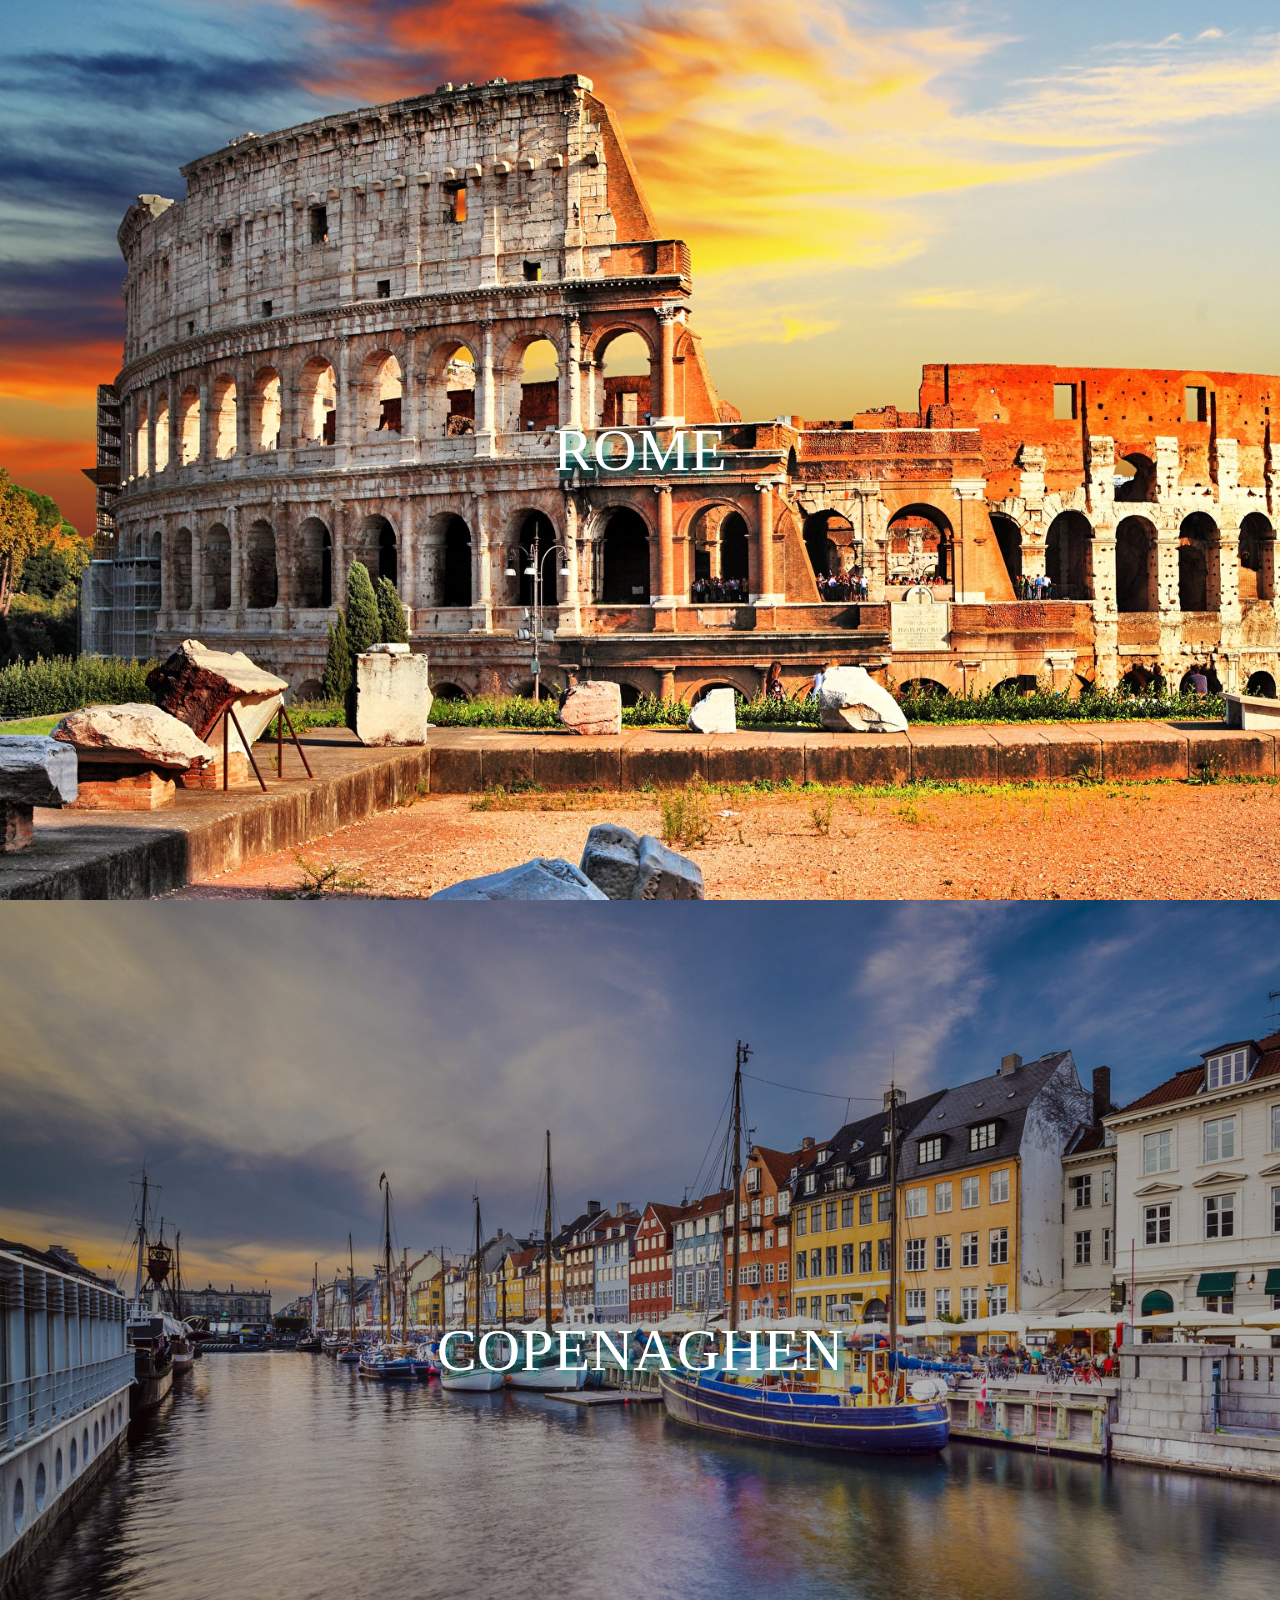
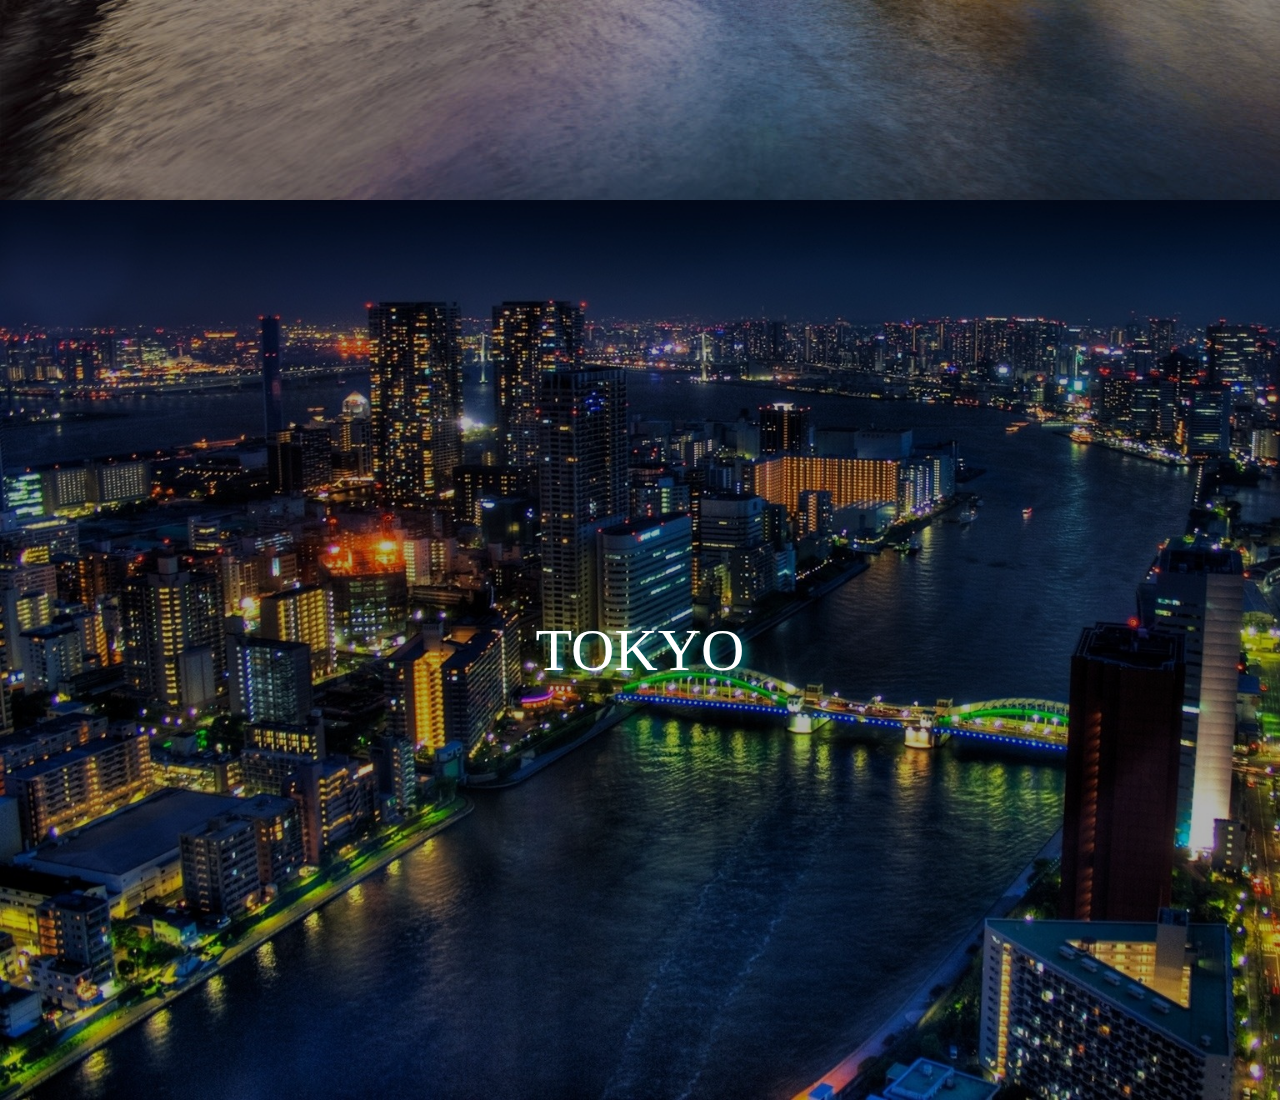
<file: index.html>
<!DOCTYPE html>
<html lang="en" dir="ltr">
	<head>
		<meta charset="utf-8">
		<title>AirBnb Towns Page (Viewport Ed.)</title>
		<link rel="stylesheet" href="css/main.css">
	</head>

	<body>

		<!-- Contenitore generale -->
		<div class="container">
			<!-- Box relativo alla città Roma -->
			<div class="town rome">
				<!-- Span relativo al titolo centrato -->
				<span class="title">ROME</span>
				<!-- Box per l'effetto oscurità -->
				<div class="fog">
				</div>
			</div>

			<!-- Box relativo alla città Copenaghen -->
			<div class="town copenaghen">
					<!-- Span relativo al titolo centrato -->
					<span class="title">COPENAGHEN</span>
					<!-- Box relativo all'oscurità -->
					<div class="fog">
					</div>
			</div>

			<!-- Box relativo alla città Tokyo -->
			<div class="town tokyo">
					<!-- Span relativo al titolo centrato -->
					<span class="title">TOKYO</span>
					<!-- Box relativo all'oscurità -->
					<div class="fog">
					</div>
			</div>

		</div>

	</body>

</html>
</file>
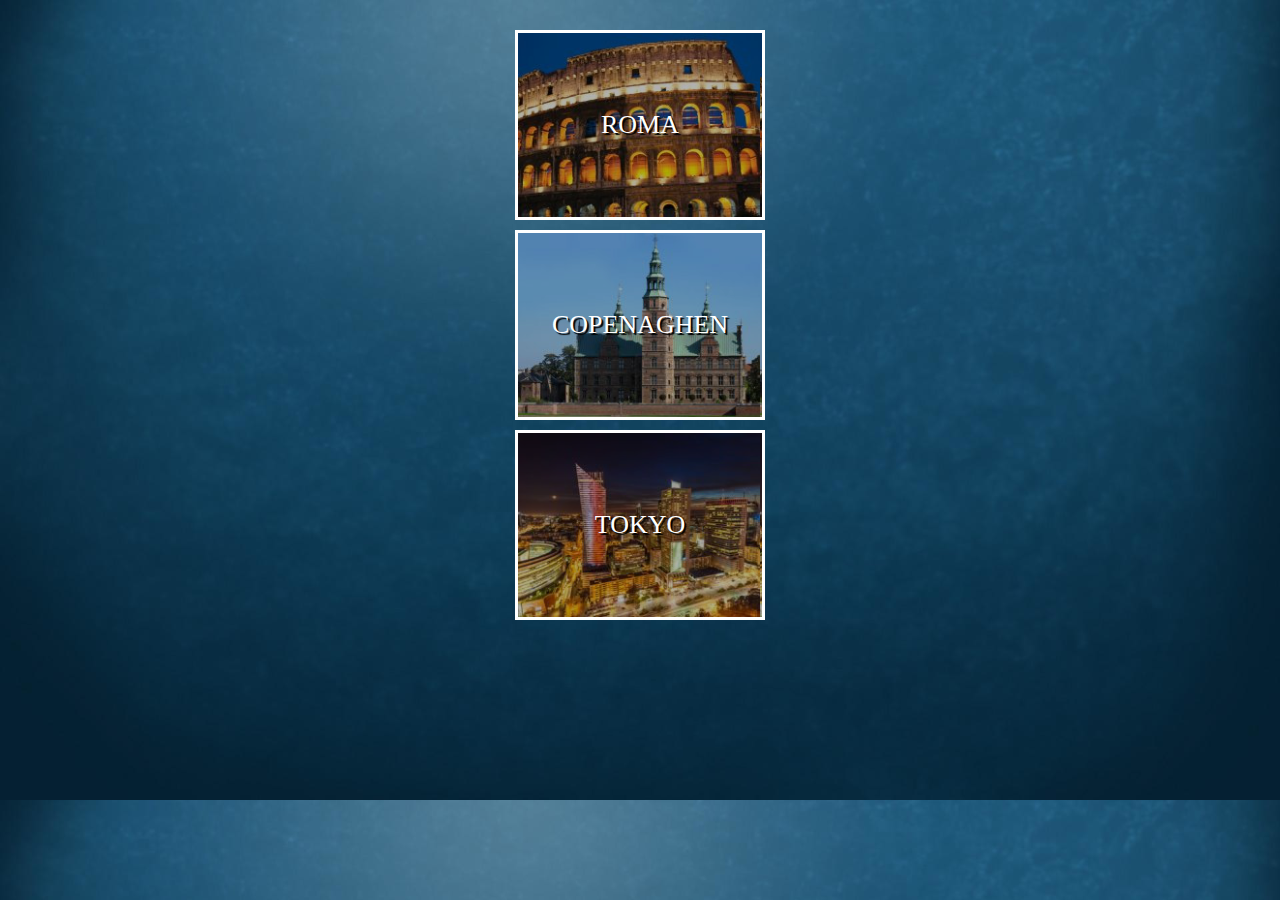
<file: versione compatta/index.html>
<!DOCTYPE html>
<html lang="en" dir="ltr">
	<head>
		<meta charset="utf-8">
		<title>AirBnb Towns Page</title>
		<link rel="stylesheet" href="css/main.css">
	</head>

	<body>

<!-- Contenitore generale -->
		<div class="container">
			<!-- Box relativo a Roma -->
			<div class="town rome">
				<!-- Blocco layout oscurità -->
				<div class="fog">
				</div>
				<!-- Titolo Roma -->
				<span class="title">ROMA</span>
			</div>
			<!-- Box relativo a Copenaghen -->
			<div class="town copenaghen">
				<!-- Blocco layout oscurità -->
				<div class="fog">
				</div>
				<!-- Titolo Copenaghen -->
				<span class="title">COPENAGHEN</span>
			</div>
			<!-- Box relativo a Tokyo -->
			<div class="town tokyo">
				<!-- Blocco layout oscurità -->
				<div class="fog">
				</div>
				<!-- Titolo Tokyo -->
				<span class="title">TOKYO</span>
			</div>

		</div>

	</body>

</html>
</file>
<file: css/main.css>
/* CSS del Template di Airbnb Towns Page (Viewport Ed.) */

/* Reset margini e paddin */
* {
  margin: 0;
  padding: 0;
  box-sizing: border-box;
}
/* Classe per il box relativo alla singola città */
.town {
  width: 100vw;
  height: 100vh;
  position: relative;
}
/* Classe particolarizzata per Roma */
.rome {
  background-image: url(../img/rome_fhd.jpg);
  background-size: cover;
}
/* Classe particolarizzata per Copenaghen */
.copenaghen {
  background-image: url(../img/copenaghen_fhd.jpg);
  background-size: cover;
}
/* Classe particolarizzata per Tokyo */
.tokyo {
  background-image: url(../img/tokyo_fhd.jpg);
  background-size: cover;
}
/* Classe relativa al titolo del box città */
.title {
  position: absolute;
  top: 50%;
  left: 50%;
  transform: translate(-50%, -50%);
  color: white;
  font-size: 60px;
  text-shadow: 4px 4px 10px darkcyan;
  z-index: 999;
}
/* Classe espansa sul box città per creare l'effetto oscurità */
.fog {
  background-color: rgba(0, 0, 0, 0.3);
  width: 100%;
  height: 100%;
  position: absolute;
  top: 0;
  left: 0;
}
/* Classe con selettore hover per eliminare oscurità */
.town:hover .fog {
  display: none;
}
</file>
<file: versione compatta/css/main.css>
/* CSS del Template di Airbnb Towns Page */

/* Reset margini e paddin */
* {
  margin: 0;
  padding: 0;
  box-sizing: border-box;
}
/* Definizione sfondo pagina */
body {
  background-image: url(../img/container_bgr.jpg);
  background-size: cover;
}
/* Contenitore generale */
.container {
  margin: 30px auto;
}
/* Classe del riquadro città */
.town {
  margin: 10px auto;
  width: 250px;
  height: 190px;
  position: relative;
  border: solid 3px white;
}
/* Classe di Roma */
.rome {
  background-image: url(../img/rome.jpg);
  background-size: contain;
}
/* Classe di Copenaghen */
.copenaghen {
  background-image: url(../img/copenaghen.png);
  background-size: contain;
}
/* Classe di Tokyo */
.tokyo {
  background-image: url(../img/tokyo.png);
  background-size: contain;
}
/* Classe fog per il layout oscurità */
.fog {
  background-color: rgba(0, 0, 0, 0.3);
  width: 100%;
  height: 100%;
  position: absolute;
  top: 0;
  left: 0;
}
/* Classe titolo con centratura rispetto al blocco .town */
.title {
  font-size: 26px;
  font-weight: 400;
  color: white;
  text-shadow: 2px 2px 1px black;
  position: absolute;
  top: 50%;
  left: 50%;
  transform: translate(-50%,-50%);
  z-index: 1;
}
</file>
